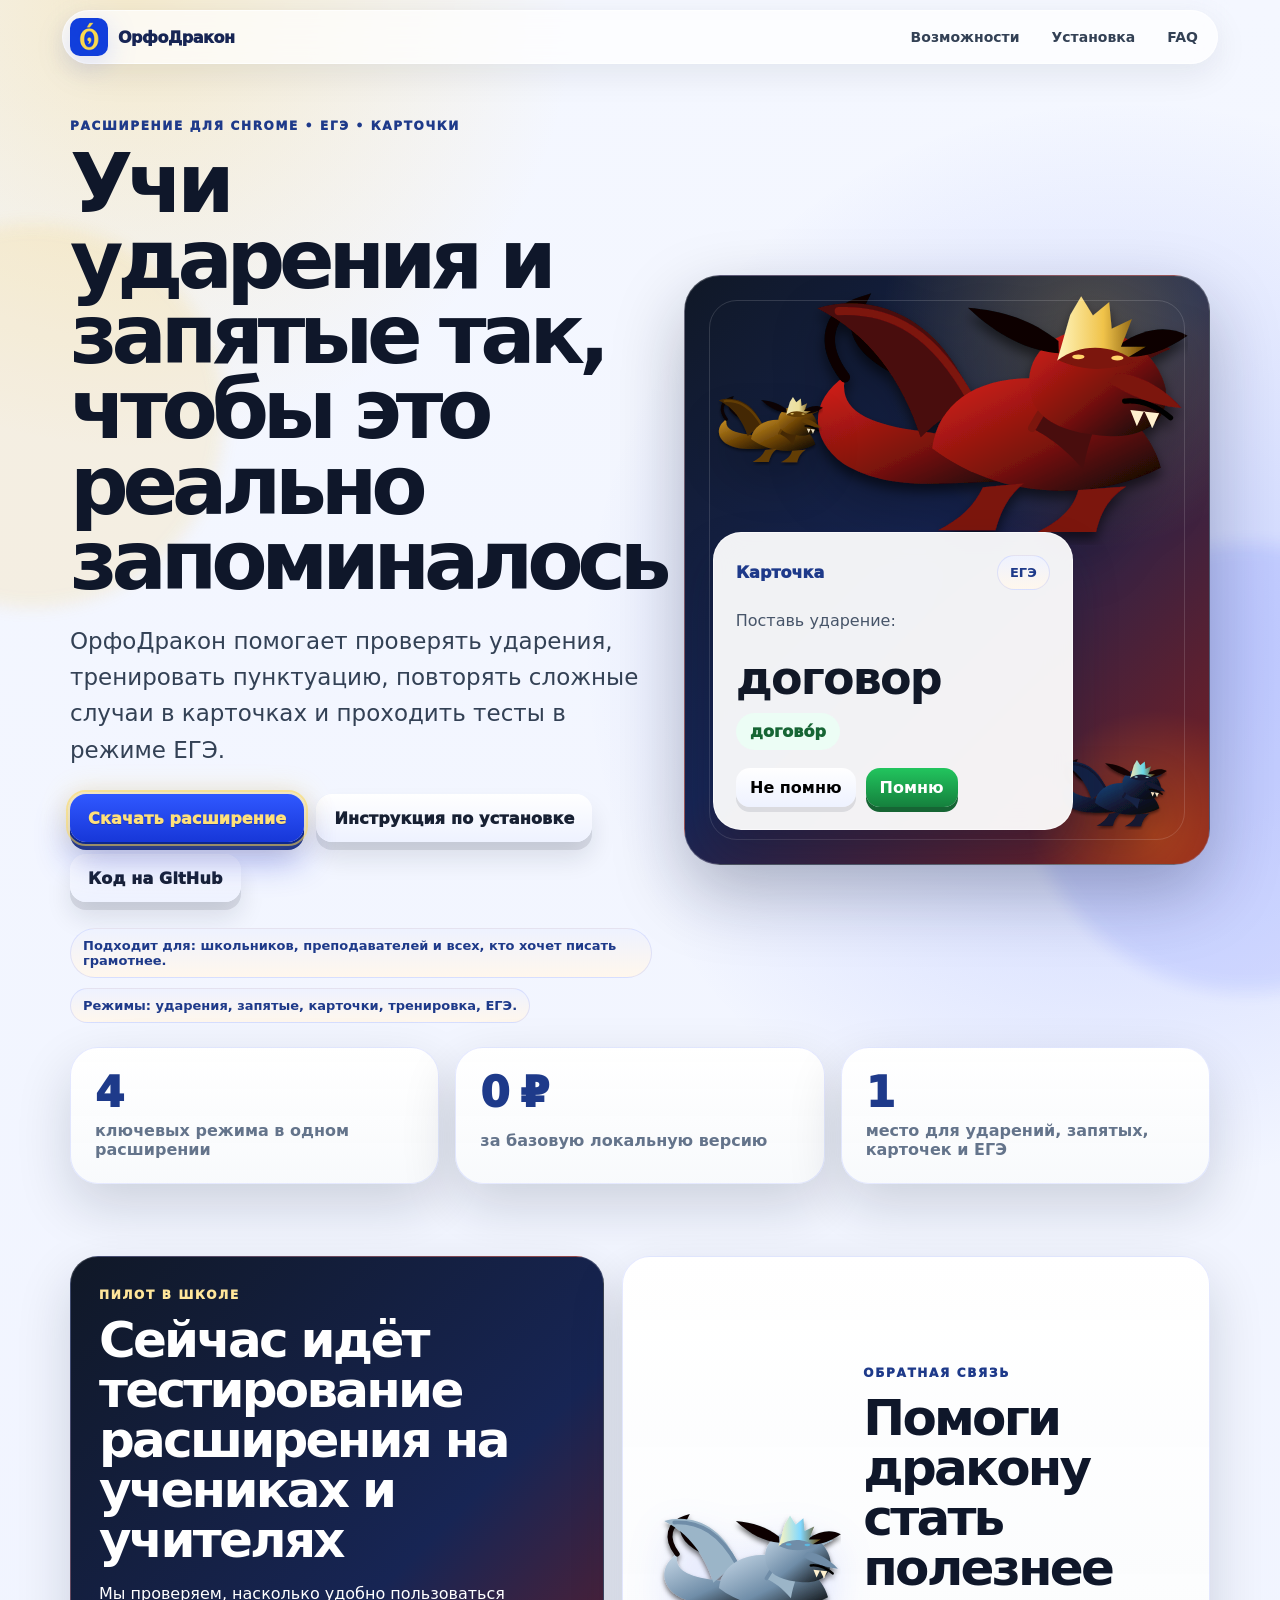
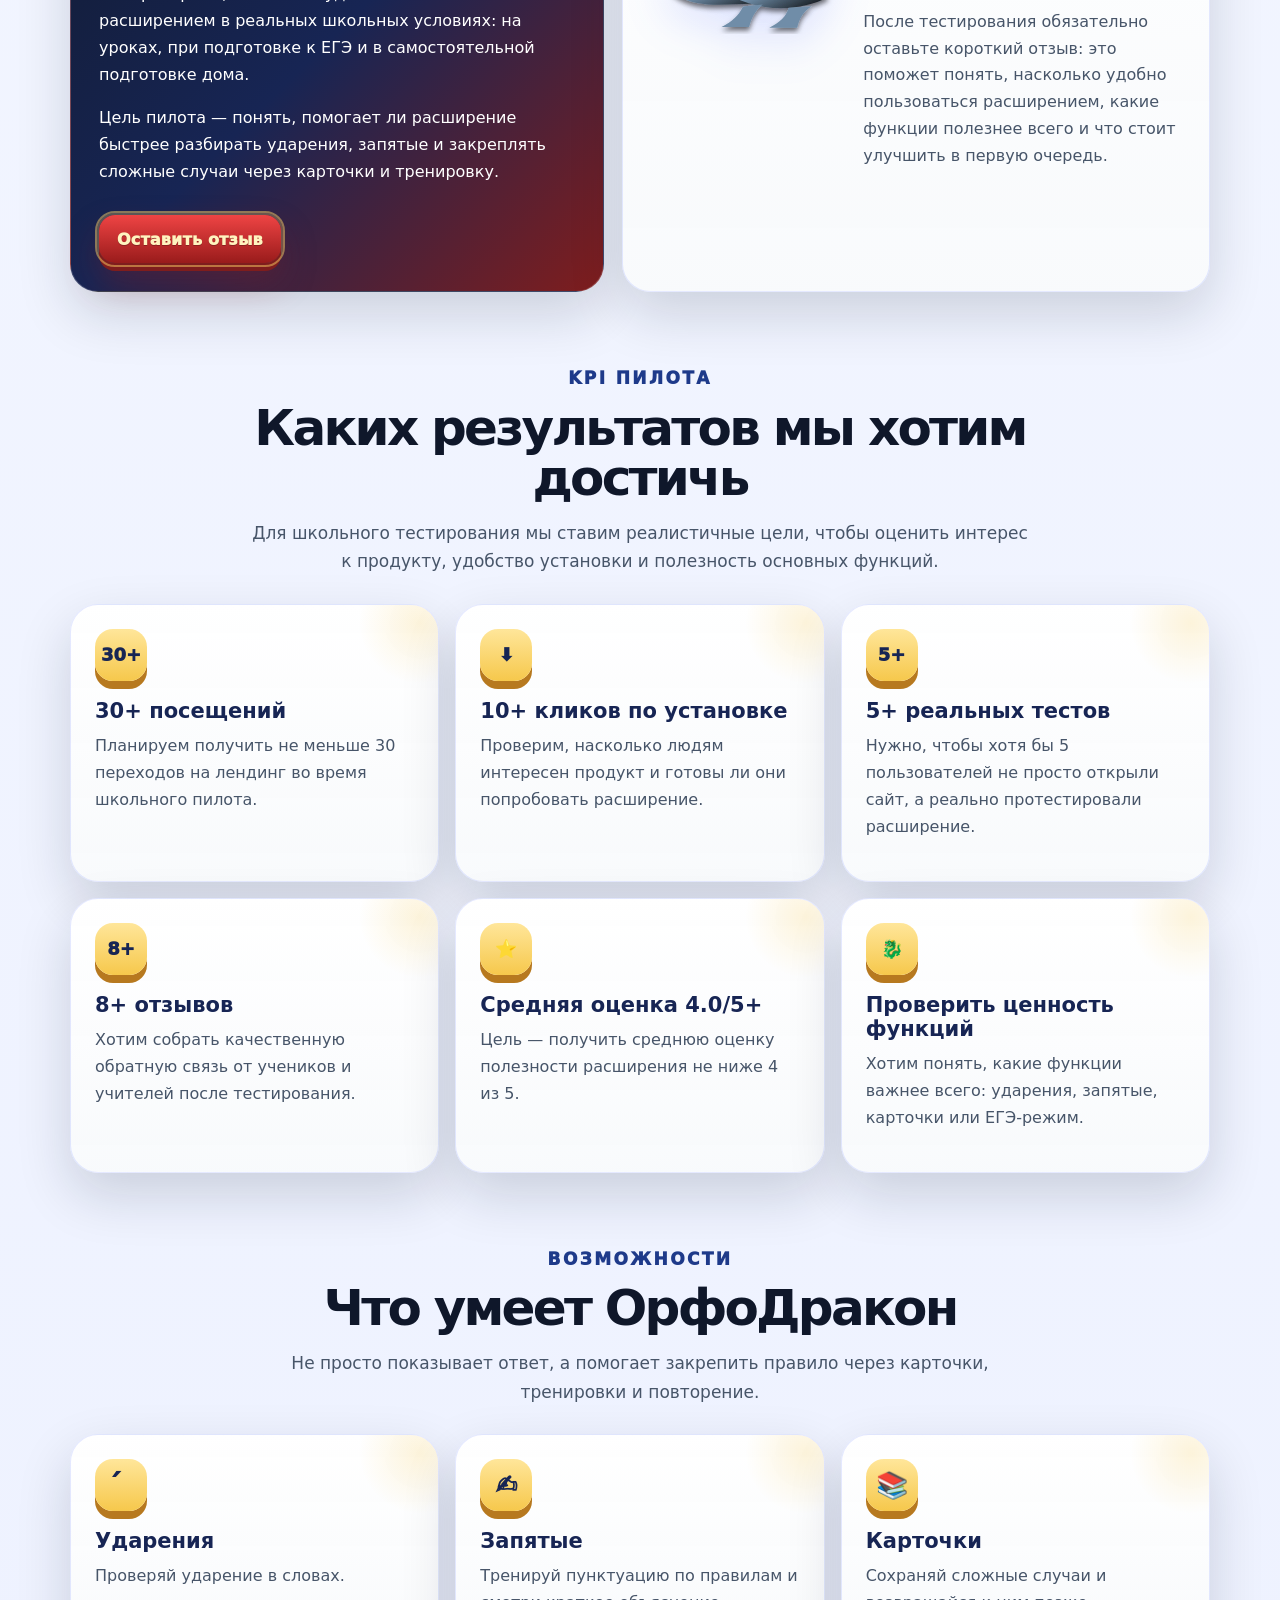
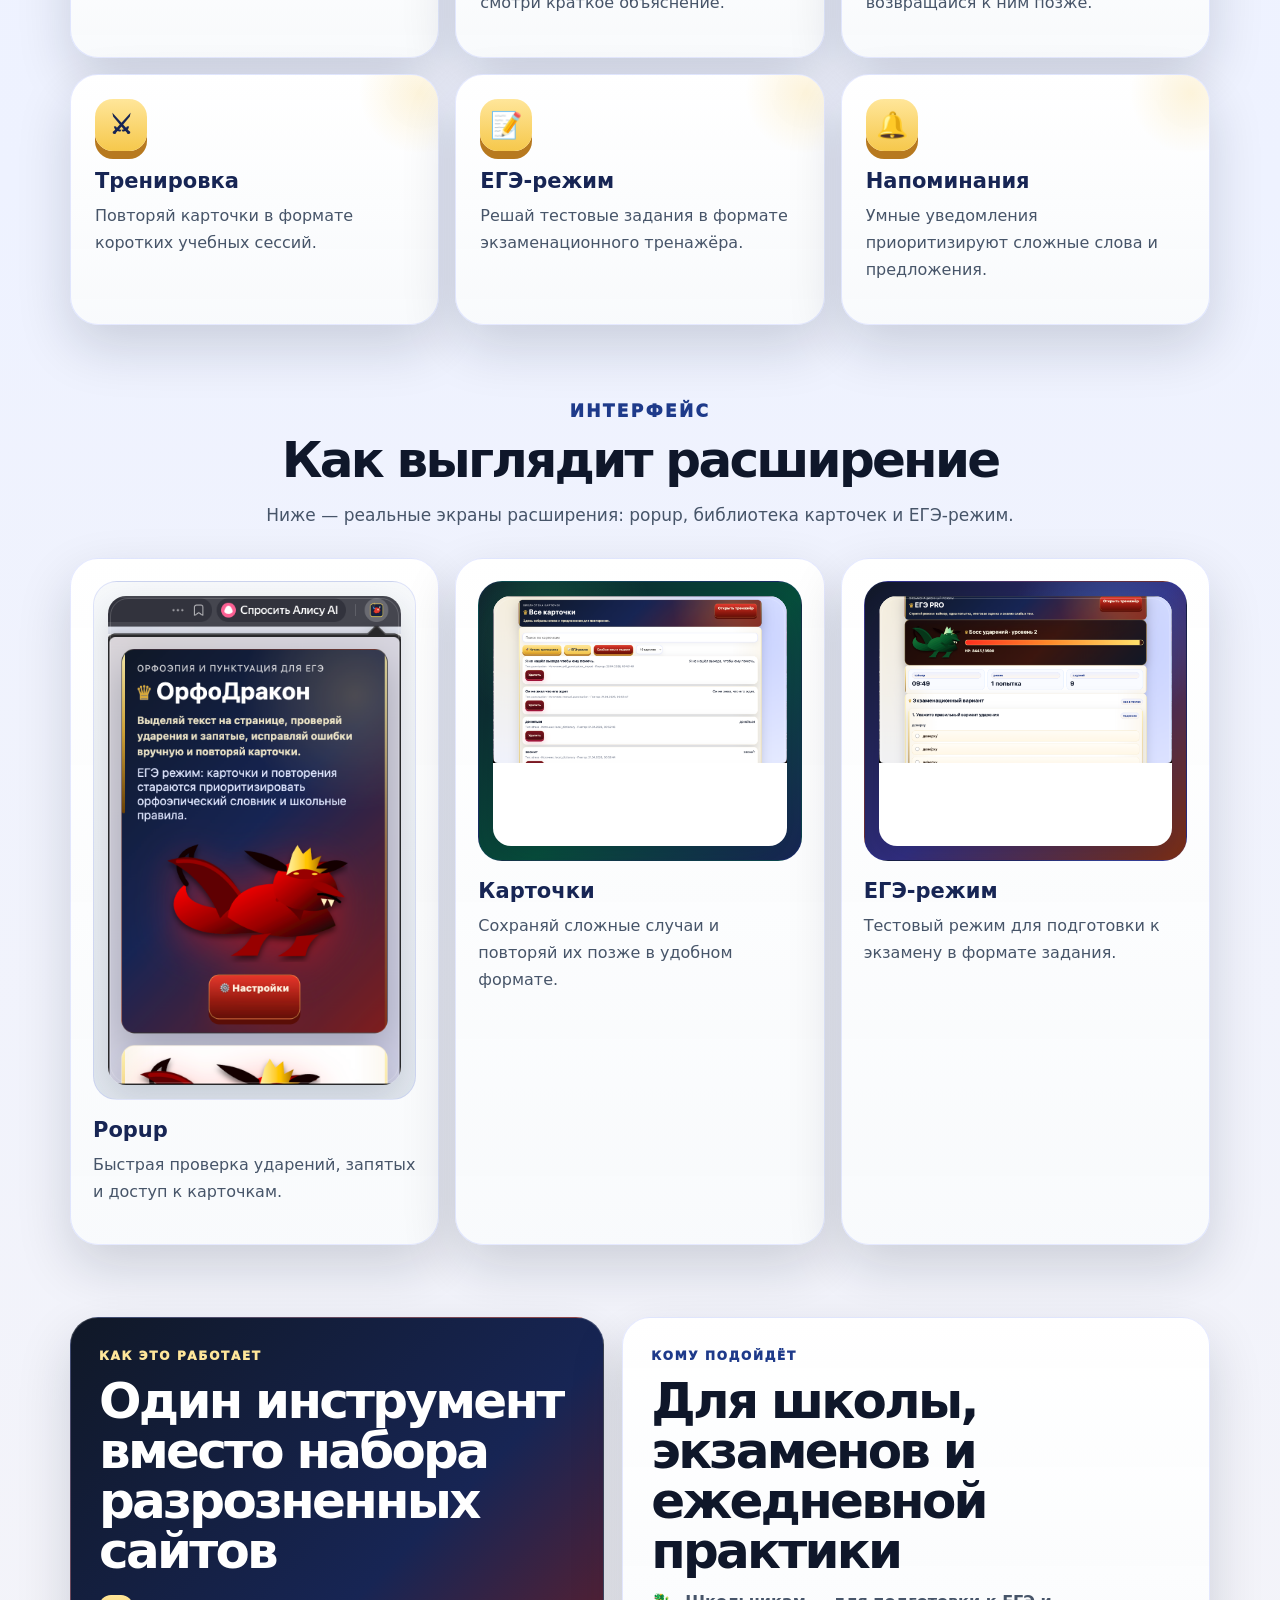
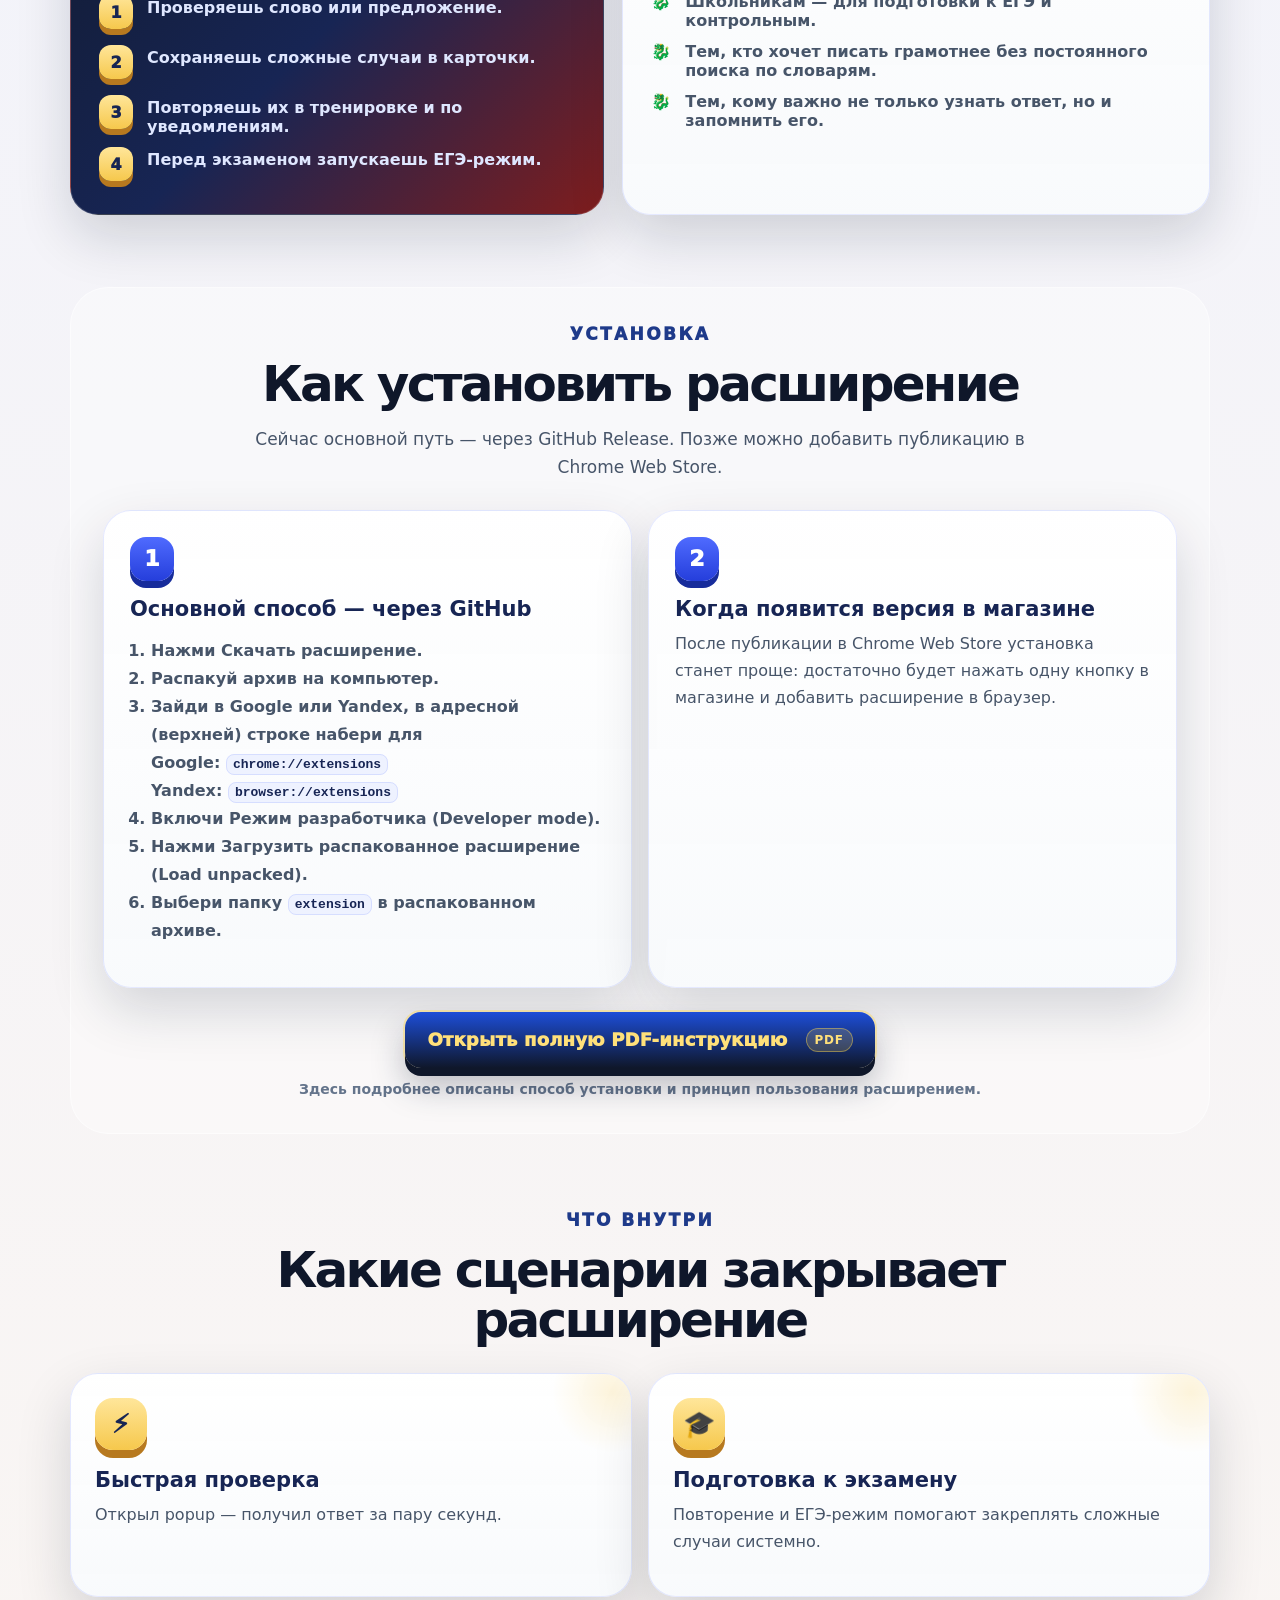
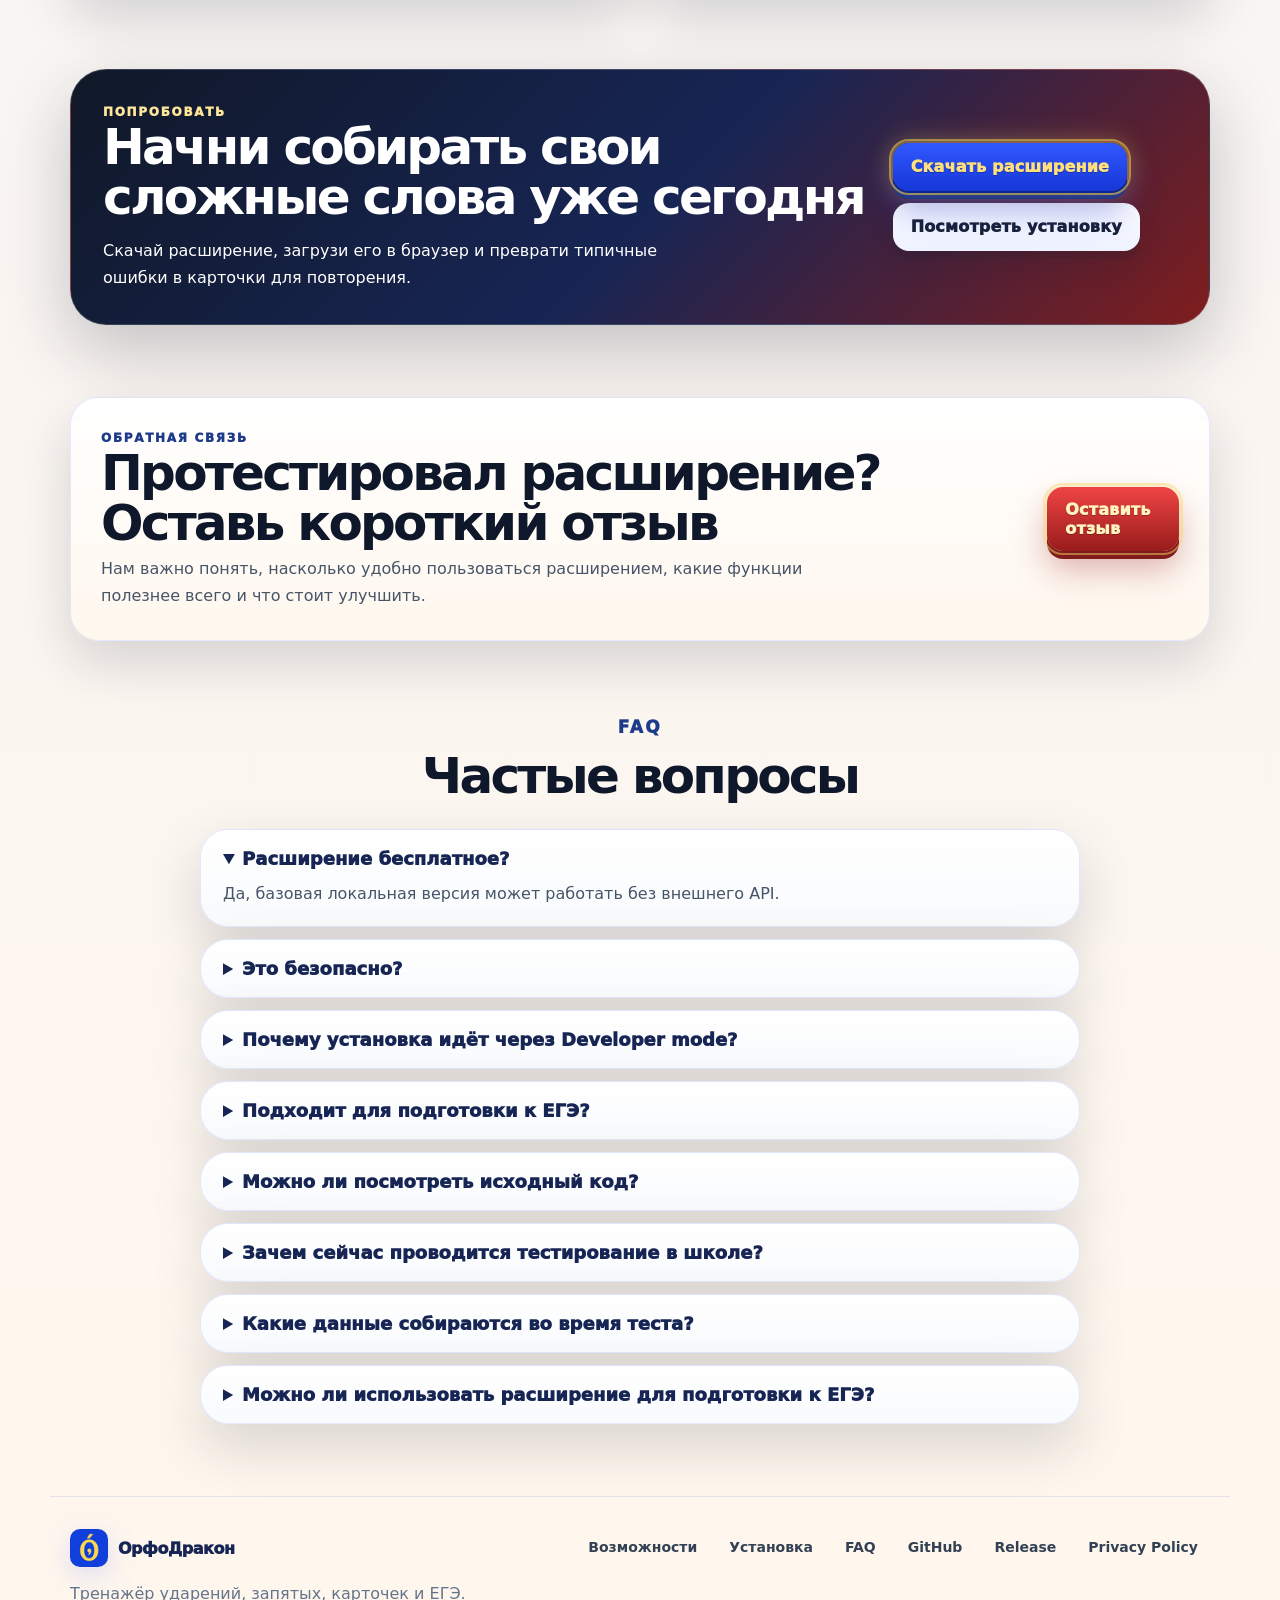
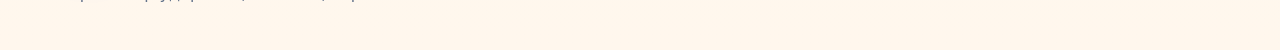
<file: index.html>
<!doctype html>
<html lang="ru">
<head>
  <meta charset="utf-8" />
  <meta name="viewport" content="width=device-width, initial-scale=1" />
  <title>ОрфоДракон — ударения, запятые и ЕГЭ-тренажёр</title>
  <meta name="description" content="ОрфоДракон помогает проверять ударения, тренировать пунктуацию, повторять сложные случаи в карточках и проходить тесты в режиме ЕГЭ." />
  <meta property="og:type" content="website" />
  <meta property="og:locale" content="ru_RU" />
  <meta property="og:site_name" content="ОрфоДракон" />
  <meta property="og:title" content="ОрфоДракон — ударения, запятые и ЕГЭ-тренажёр" />
  <meta property="og:description" content="Расширение для Chrome и Yandex Browser: тренируй ударения, пунктуацию, карточки и ЕГЭ-режим с маскотом-драконом." />
  <meta property="og:url" content="https://emp1o.github.io/accent-coach-site/" />
  <meta property="og:image" content="https://emp1o.github.io/accent-coach-site/assets/og-image.png" />
  <meta property="og:image:secure_url" content="https://emp1o.github.io/accent-coach-site/assets/og-image.png" />
  <meta property="og:image:type" content="image/png" />
  <meta property="og:image:width" content="1200" />
  <meta property="og:image:height" content="630" />
  <meta property="og:image:alt" content="ОрфоДракон — расширение для подготовки к ЕГЭ по русскому языку" />
  <meta name="twitter:card" content="summary_large_image" />
  <meta name="twitter:title" content="ОрфоДракон — ударения, запятые и ЕГЭ-тренажёр" />
  <meta name="twitter:description" content="Расширение для Chrome и Yandex Browser: тренируй ударения, пунктуацию, карточки и ЕГЭ-режим с маскотом-драконом." />
  <meta name="twitter:image" content="https://emp1o.github.io/accent-coach-site/assets/og-image.png" />
  <meta name="twitter:image:alt" content="ОрфоДракон — расширение для подготовки к ЕГЭ по русскому языку" />
  <link rel="image_src" href="https://emp1o.github.io/accent-coach-site/assets/og-image.png" />
  <meta name="theme-color" content="#172554" />
  <link rel="icon" type="image/png" sizes="16x16" href="icons/icon16.png" />
  <link rel="icon" type="image/png" sizes="32x32" href="icons/icon32.png" />
  <link rel="apple-touch-icon" href="icons/icon128.png" />
  <link rel="icon" type="image/png" sizes="128x128" href="icons/icon128.png" />
  <link rel="stylesheet" href="styles.css" />
</head>
<body>
  <div class="site-glow site-glow--gold" aria-hidden="true"></div>
  <div class="site-glow site-glow--blue" aria-hidden="true"></div>

  <header class="topbar">
    <a class="brand" href="#top" aria-label="ОрфоДракон">
      <img src="icons/icon48.png" alt="" />
      <span>ОрфоДракон</span>
    </a>
    <nav class="nav" aria-label="Главное меню">
      <a href="#features">Возможности</a>
      <a href="#install">Установка</a>
      <a href="#faq">FAQ</a>
    </nav>
  </header>

  <main id="top">
    <section class="hero section-grid">
      <div class="hero-copy">
        <p class="eyebrow">Расширение для Chrome • ЕГЭ • Карточки</p>
        <h1>Учи ударения и запятые так, чтобы это реально запоминалось</h1>
        <p class="lead">ОрфоДракон помогает проверять ударения, тренировать пунктуацию, повторять сложные случаи в карточках и проходить тесты в режиме ЕГЭ.</p>
        <div class="hero-actions">
          <a class="btn btn-primary btn-download-highlight" href="https://github.com/Emp1o/accent-coach-extension/releases/download/v3.0/accent-coach-extension-master.zip">Скачать расширение</a>
          <a class="btn btn-ghost" href="#install">Инструкция по установке</a>
          <a class="btn btn-ghost" href="https://github.com/Emp1o/accent-coach-extension">Код на GitHub</a>
        </div>
        <div class="hero-pills" aria-label="Кратко о расширении">
          <span>Подходит для: школьников, преподавателей и всех, кто хочет писать грамотнее.</span>
          <span>Режимы: ударения, запятые, карточки, тренировка, ЕГЭ.</span>
        </div>
      </div>

      <div class="hero-stage" aria-label="Пример карточки тренировки">
        <div class="mascot-orbit" aria-hidden="true">
          <img class="mascot mascot-main" src="assets/dragon-king.svg" alt="" />
          <img class="mascot mascot-small mascot-small--one" src="assets/dragon-gold.svg" alt="" />
          <img class="mascot mascot-small mascot-small--two" src="assets/dragon-ege.svg" alt="" />
        </div>
        <article class="demo-card">
          <div class="demo-card__top">
            <span>Карточка</span>
            <span class="badge">ЕГЭ</span>
          </div>
          <p>Поставь ударение:</p>
          <strong>договор</strong>
          <div class="answer">догово́р</div>
          <div class="demo-actions">
            <button type="button">Не помню</button>
            <button type="button">Помню</button>
          </div>
        </article>
      </div>
    </section>

    <section class="stats" aria-label="Факты о расширении">
      <article>
        <strong>4</strong>
        <span>ключевых режима в одном расширении</span>
      </article>
      <article>
        <strong>0 ₽</strong>
        <span>за базовую локальную версию</span>
      </article>
      <article>
        <strong>1</strong>
        <span>место для ударений, запятых, карточек и ЕГЭ</span>
      </article>
    </section>

    <section class="section split pilot-section">
      <div class="panel panel-dark">
        <p class="eyebrow">Пилот в школе</p>
        <h2>Сейчас идёт тестирование расширения на учениках и учителях</h2>
        <p>Мы проверяем, насколько удобно пользоваться расширением в реальных школьных условиях: на уроках, при подготовке к ЕГЭ и в самостоятельной подготовке дома.</p>
        <p>Цель пилота — понять, помогает ли расширение быстрее разбирать ударения, запятые и закреплять сложные случаи через карточки и тренировку.</p>
        <a class="btn btn-primary btn-feedback-highlight" href="https://forms.gle/rbCUKHwBAbGJnM8K7">Оставить отзыв</a>
      </div>
      <div class="panel panel-light mascot-panel">
        <img src="assets/dragon-ice.svg" alt="Маскот ОрфоДракона" />
        <div>
          <p class="eyebrow">Обратная связь</p>
          <h2>Помоги дракону стать полезнее</h2>
          <p>После тестирования обязательно оставьте короткий отзыв: это поможет понять, насколько удобно пользоваться расширением, какие функции полезнее всего и что стоит улучшить в первую очередь.</p>
        </div>
      </div>
    </section>

    <section class="section kpi-section">
      <div class="section-heading">
        <p class="eyebrow">KPI пилота</p>
        <h2>Каких результатов мы хотим достичь</h2>
        <p>Для школьного тестирования мы ставим реалистичные цели, чтобы оценить интерес к продукту, удобство установки и полезность основных функций.</p>
      </div>
      <div class="feature-grid kpi-grid">
        <article class="feature-card">
          <span class="feature-icon">30+</span>
          <h3>30+ посещений</h3>
          <p>Планируем получить не меньше 30 переходов на лендинг во время школьного пилота.</p>
        </article>
        <article class="feature-card">
          <span class="feature-icon">⬇️</span>
          <h3>10+ кликов по установке</h3>
          <p>Проверим, насколько людям интересен продукт и готовы ли они попробовать расширение.</p>
        </article>
        <article class="feature-card">
          <span class="feature-icon">5+</span>
          <h3>5+ реальных тестов</h3>
          <p>Нужно, чтобы хотя бы 5 пользователей не просто открыли сайт, а реально протестировали расширение.</p>
        </article>
        <article class="feature-card">
          <span class="feature-icon">8+</span>
          <h3>8+ отзывов</h3>
          <p>Хотим собрать качественную обратную связь от учеников и учителей после тестирования.</p>
        </article>
        <article class="feature-card">
          <span class="feature-icon">⭐</span>
          <h3>Средняя оценка 4.0/5+</h3>
          <p>Цель — получить среднюю оценку полезности расширения не ниже 4 из 5.</p>
        </article>
        <article class="feature-card">
          <span class="feature-icon">🐉</span>
          <h3>Проверить ценность функций</h3>
          <p>Хотим понять, какие функции важнее всего: ударения, запятые, карточки или ЕГЭ-режим.</p>
        </article>
      </div>
    </section>

    <section id="features" class="section">
      <div class="section-heading">
        <p class="eyebrow">Возможности</p>
        <h2>Что умеет ОрфоДракон</h2>
        <p>Не просто показывает ответ, а помогает закрепить правило через карточки, тренировки и повторение.</p>
      </div>
      <div class="feature-grid">
        <article class="feature-card">
          <span class="feature-icon">́</span>
          <h3>Ударения</h3>
          <p>Проверяй ударение в словах.</p>
        </article>
        <article class="feature-card">
          <span class="feature-icon">✍️</span>
          <h3>Запятые</h3>
          <p>Тренируй пунктуацию по правилам и смотри краткое объяснение.</p>
        </article>
        <article class="feature-card">
          <span class="feature-icon">📚</span>
          <h3>Карточки</h3>
          <p>Сохраняй сложные случаи и возвращайся к ним позже.</p>
        </article>
        <article class="feature-card">
          <span class="feature-icon">⚔️</span>
          <h3>Тренировка</h3>
          <p>Повторяй карточки в формате коротких учебных сессий.</p>
        </article>
        <article class="feature-card">
          <span class="feature-icon">📝</span>
          <h3>ЕГЭ-режим</h3>
          <p>Решай тестовые задания в формате экзаменационного тренажёра.</p>
        </article>
        <article class="feature-card">
          <span class="feature-icon">🔔</span>
          <h3>Напоминания</h3>
          <p>Умные уведомления приоритизируют сложные слова и предложения.</p>
        </article>
      </div>
    </section>

    <section class="section interface-section">
      <div class="section-heading">
        <p class="eyebrow">Интерфейс</p>
        <h2>Как выглядит расширение</h2>
        <p>Ниже — реальные экраны расширения: popup, библиотека карточек и ЕГЭ-режим.</p>
      </div>
      <div class="interface-grid">
        <article class="screen-card">
          <div class="screen-preview screen-preview--popup screen-preview--realshot">
            <img src="assets/screenshots/popup.png" alt="Popup расширения ОрфоДракон" />
          </div>
          <h3>Popup</h3>
          <p>Быстрая проверка ударений, запятых и доступ к карточкам.</p>
        </article>
        <article class="screen-card">
          <div class="screen-preview screen-preview--cards screen-preview--realshot">
            <img src="assets/screenshots/cards.png" alt="Библиотека карточек ОрфоДракон" />
          </div>
          <h3>Карточки</h3>
          <p>Сохраняй сложные случаи и повторяй их позже в удобном формате.</p>
        </article>
        <article class="screen-card">
          <div class="screen-preview screen-preview--ege screen-preview--realshot">
            <img src="assets/screenshots/ege.png" alt="ЕГЭ-режим ОрфоДракон" />
          </div>
          <h3>ЕГЭ-режим</h3>
          <p>Тестовый режим для подготовки к экзамену в формате задания.</p>
        </article>
      </div>
    </section>

    <section class="section split">
      <div class="panel panel-dark">
        <p class="eyebrow">Как это работает</p>
        <h2>Один инструмент вместо набора разрозненных сайтов</h2>
        <ol class="steps">
          <li>Проверяешь слово или предложение.</li>
          <li>Сохраняешь сложные случаи в карточки.</li>
          <li>Повторяешь их в тренировке и по уведомлениям.</li>
          <li>Перед экзаменом запускаешь ЕГЭ-режим.</li>
        </ol>
      </div>
      <div class="panel panel-light">
        <p class="eyebrow">Кому подойдёт</p>
        <h2>Для школы, экзаменов и ежедневной практики</h2>
        <ul class="check-list">
          <li>Школьникам — для подготовки к ЕГЭ и контрольным.</li>
          <li>Тем, кто хочет писать грамотнее без постоянного поиска по словарям.</li>
          <li>Тем, кому важно не только узнать ответ, но и запомнить его.</li>
        </ul>
      </div>
    </section>

    <section id="install" class="section install-section">
      <div class="section-heading">
        <p class="eyebrow">Установка</p>
        <h2>Как установить расширение</h2>
        <p>Сейчас основной путь — через GitHub Release. Позже можно добавить публикацию в Chrome Web Store.</p>
      </div>
      <div class="install-grid">
        <article class="install-card">
          <span class="install-number">1</span>
          <h3>Основной способ — через GitHub</h3>
          <ol>
            <li>Нажми Скачать расширение.</li>
            <li>Распакуй архив на компьютер.</li>
            <li>Зайди в Google или Yandex, в адресной (верхней) строке набери для
              <br>Google: <code>chrome://extensions</code>
              <br>Yandex: <code>browser://extensions</code></li>
            <li>Включи Режим разработчика (Developer mode).</li>
            <li>Нажми Загрузить распакованное расширение (Load unpacked).</li>
            <li>Выбери папку <code>extension</code> в распакованном архиве.</li>
          </ol>
        </article>
        <article class="install-card">
          <span class="install-number">2</span>
          <h3>Когда появится версия в магазине</h3>
          <p>После публикации в Chrome Web Store установка станет проще: достаточно будет нажать одну кнопку в магазине и добавить расширение в браузер.</p>
        </article>
      </div>
      <div class="install-manual-cta">
        <a class="btn btn-primary btn-manual-highlight" href="OrfoDrakon_full_user_manual.pdf" target="_blank" rel="noopener">Открыть полную PDF-инструкцию</a>
        <p class="install-manual-note">Здесь подробнее описаны способ установки и принцип пользования расширением.</p>
      </div>
    </section>

    <section class="section scenarios-section">
      <div class="section-heading">
        <p class="eyebrow">Что внутри</p>
        <h2>Какие сценарии закрывает расширение</h2>
      </div>
      <div class="feature-grid">
        <article class="feature-card">
          <span class="feature-icon">⚡</span>
          <h3>Быстрая проверка</h3>
          <p>Открыл popup — получил ответ за пару секунд.</p>
        </article>
        <article class="feature-card">
          <span class="feature-icon">🎓</span>
          <h3>Подготовка к экзамену</h3>
          <p>Повторение и ЕГЭ-режим помогают закреплять сложные случаи системно.</p>
        </article>
      </div>
    </section>

    <section class="cta section">
      <div>
        <p class="eyebrow">Попробовать</p>
        <h2>Начни собирать свои сложные слова уже сегодня</h2>
        <p>Скачай расширение, загрузи его в браузер и преврати типичные ошибки в карточки для повторения.</p>
      </div>
      <div class="cta-actions">
        <a class="btn btn-primary btn-download-highlight" href="https://github.com/Emp1o/accent-coach-extension/releases/download/v3.0/accent-coach-extension-master.zip">Скачать расширение</a>
        <a class="btn btn-ghost" href="#install">Посмотреть установку</a>
      </div>
    </section>

    <section class="section feedback-section">
      <div class="panel feedback-panel">
        <div>
          <p class="eyebrow">Обратная связь</p>
          <h2>Протестировал расширение? Оставь короткий отзыв</h2>
          <p>Нам важно понять, насколько удобно пользоваться расширением, какие функции полезнее всего и что стоит улучшить.</p>
        </div>
        <a class="btn btn-primary btn-feedback-highlight" href="https://forms.gle/rbCUKHwBAbGJnM8K7">Оставить отзыв</a>
      </div>
    </section>

    <section id="faq" class="section faq">
      <div class="section-heading">
        <p class="eyebrow">FAQ</p>
        <h2>Частые вопросы</h2>
      </div>
      <details open>
        <summary>Расширение бесплатное?</summary>
        <p>Да, базовая локальная версия может работать без внешнего API.</p>
      </details>
      <details>
        <summary>Это безопасно?</summary>
        <p>Да. Код проекта открыт на GitHub, а карточки и настройки в локальной версии хранятся в браузере пользователя.</p>
      </details>
      <details>
        <summary>Почему установка идёт через Developer mode?</summary>
        <p>Потому что текущая публичная версия распространяется через GitHub Release. После публикации в Chrome Web Store путь установки станет проще.</p>
      </details>
      <details>
        <summary>Подходит для подготовки к ЕГЭ?</summary>
        <p>Да. Особенно полезны карточки, тренировки, уведомления и отдельный ЕГЭ-режим.</p>
      </details>
      <details>
        <summary>Можно ли посмотреть исходный код?</summary>
        <p>Да, для этого на сайте есть отдельная кнопка GitHub.</p>
      </details>
      <details>
        <summary>Зачем сейчас проводится тестирование в школе?</summary>
        <p>Мы хотим проверить, насколько удобно расширение для учеников и учителей и какие функции наиболее полезны в реальной практике.</p>
      </details>
      <details>
        <summary>Какие данные собираются во время теста?</summary>
        <p>На лендинге собирается только обезличенная статистика посещений и кликов по кнопкам через Яндекс Метрику.</p>
      </details>
      <details>
        <summary>Можно ли использовать расширение для подготовки к ЕГЭ?</summary>
        <p>Да. В расширении есть карточки, режим тренировки и отдельный ЕГЭ-режим в формате теста.</p>
      </details>
    </section>
  </main>

  <footer class="footer">
    <div>
      <a class="brand" href="#top">
        <img src="icons/icon48.png" alt="" />
        <span>ОрфоДракон</span>
      </a>
      <p>Тренажёр ударений, запятых, карточек и ЕГЭ.</p>
    </div>
    <nav class="footer-links" aria-label="Нижнее меню">
      <a href="#features">Возможности</a>
      <a href="#install">Установка</a>
      <a href="#faq">FAQ</a>
      <a href="https://github.com/Emp1o/accent-coach-extension">GitHub</a>
      <a href="https://github.com/Emp1o/accent-coach-extension/releases/latest">Release</a>
      <a href="privacy.html">Privacy Policy</a>
    </nav>
  </footer>
  <script src="script.js"></script>

<!-- Yandex.Metrika counter -->
<script type="text/javascript">
    (function(m,e,t,r,i,k,a){
        m[i]=m[i]||function(){(m[i].a=m[i].a||[]).push(arguments)};
        m[i].l=1*new Date();
        for (var j = 0; j < document.scripts.length; j++) {if (document.scripts[j].src === r) { return; }}
        k=e.createElement(t),a=e.getElementsByTagName(t)[0],k.async=1,k.src=r,a.parentNode.insertBefore(k,a)
    })(window, document,'script','https://mc.yandex.ru/metrika/tag.js?id=108492491', 'ym');

    ym(108492491, 'init', {ssr:true, webvisor:true, clickmap:true, ecommerce:"dataLayer", referrer: document.referrer, url: location.href, accurateTrackBounce:true, trackLinks:true});
</script>
<noscript><div><img src="https://mc.yandex.ru/watch/108492491" style="position:absolute; left:-9999px;" alt="" /></div></noscript>
<!-- /Yandex.Metrika counter -->

</body>
</html>
</file>
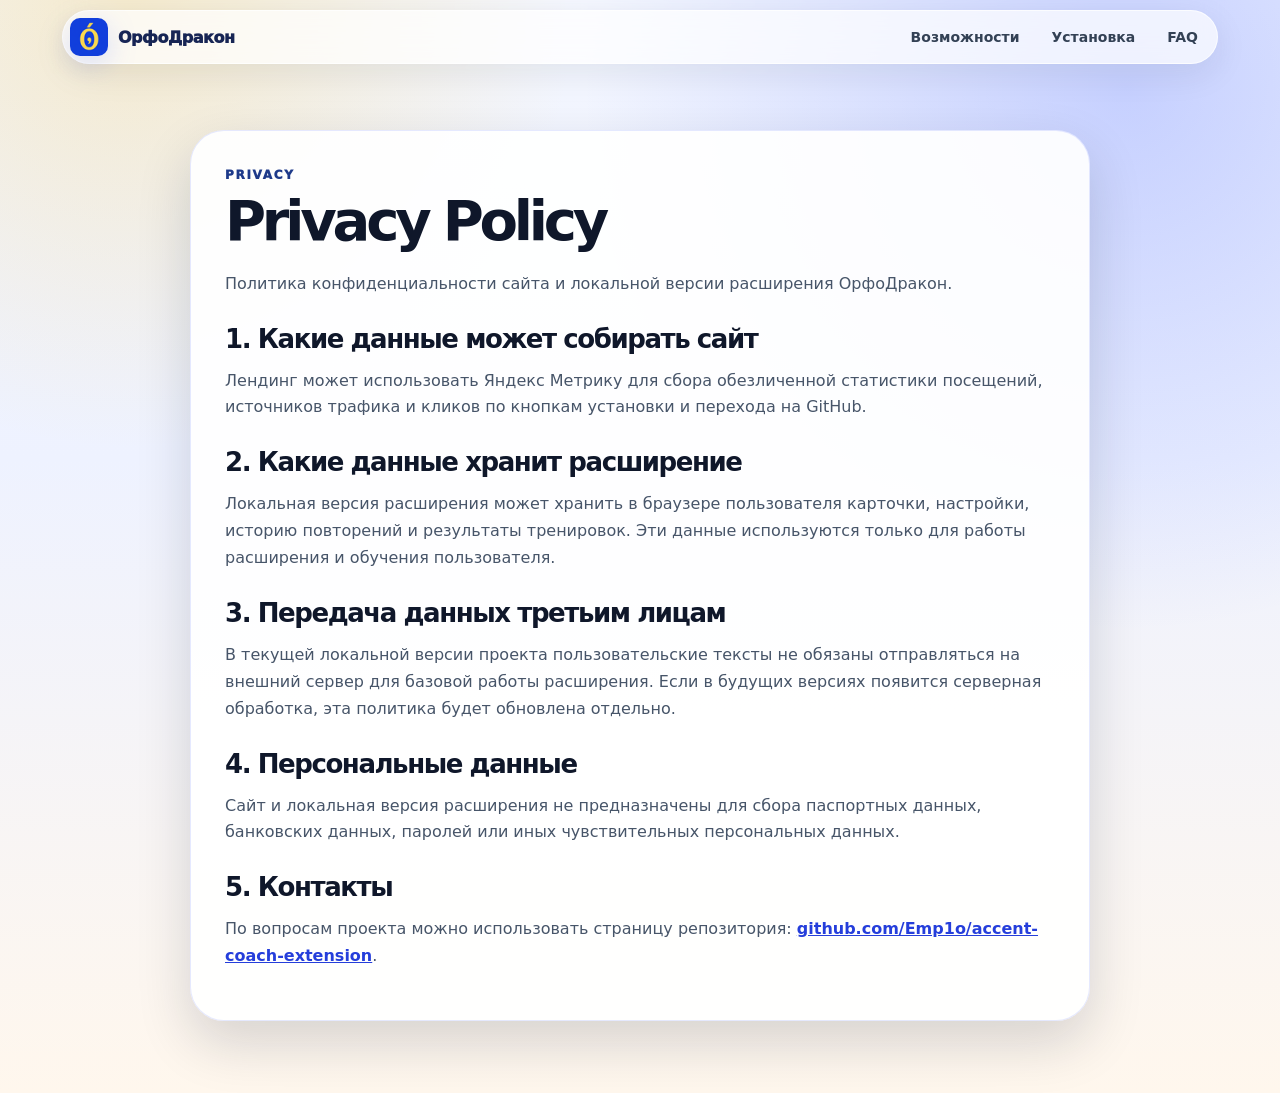
<file: privacy.html>
<!doctype html>
<html lang="ru">
<head>
  <meta charset="utf-8" />
  <meta name="viewport" content="width=device-width, initial-scale=1" />
  <title>Privacy Policy — ОрфоДракон</title>
  <meta name="theme-color" content="#172554" />
  <link rel="icon" type="image/png" sizes="32x32" href="icons/icon32.png" />

  <meta property="og:type" content="website" />
  <meta property="og:locale" content="ru_RU" />
  <meta property="og:site_name" content="ОрфоДракон" />
  <meta property="og:title" content="Privacy Policy — ОрфоДракон" />
  <meta property="og:description" content="Политика конфиденциальности расширения ОрфоДракон для подготовки к ЕГЭ, ударений и пунктуации." />
  <meta property="og:url" content="https://emp1o.github.io/accent-coach-site/privacy.html" />
  <meta property="og:image" content="https://emp1o.github.io/accent-coach-site/assets/og-image.png" />
  <meta property="og:image:secure_url" content="https://emp1o.github.io/accent-coach-site/assets/og-image.png" />
  <meta property="og:image:type" content="image/png" />
  <meta property="og:image:width" content="1200" />
  <meta property="og:image:height" content="630" />
  <meta property="og:image:alt" content="ОрфоДракон — расширение для подготовки к ЕГЭ по русскому языку" />
  <meta name="twitter:card" content="summary_large_image" />
  <meta name="twitter:title" content="Privacy Policy — ОрфоДракон" />
  <meta name="twitter:description" content="Политика конфиденциальности расширения ОрфоДракон для подготовки к ЕГЭ, ударений и пунктуации." />
  <meta name="twitter:image" content="https://emp1o.github.io/accent-coach-site/assets/og-image.png" />
  <meta name="twitter:image:alt" content="ОрфоДракон — расширение для подготовки к ЕГЭ по русскому языку" />
  <link rel="image_src" href="https://emp1o.github.io/accent-coach-site/assets/og-image.png" />
  <link rel="stylesheet" href="styles.css" />
</head>
<body class="privacy-page">
  <header class="topbar">
    <a class="brand" href="index.html">
      <img src="icons/icon48.png" alt="" />
      <span>ОрфоДракон</span>
    </a>
    <nav class="nav" aria-label="Главное меню">
      <a href="index.html#features">Возможности</a>
      <a href="index.html#install">Установка</a>
      <a href="index.html#faq">FAQ</a>
    </nav>
  </header>
  <main class="policy-card">
    <p class="eyebrow">Privacy</p>
    <h1>Privacy Policy</h1>
    <p>Политика конфиденциальности сайта и локальной версии расширения ОрфоДракон.</p>

    <h2>1. Какие данные может собирать сайт</h2>
    <p>Лендинг может использовать Яндекс Метрику для сбора обезличенной статистики посещений, источников трафика и кликов по кнопкам установки и перехода на GitHub.</p>

    <h2>2. Какие данные хранит расширение</h2>
    <p>Локальная версия расширения может хранить в браузере пользователя карточки, настройки, историю повторений и результаты тренировок. Эти данные используются только для работы расширения и обучения пользователя.</p>

    <h2>3. Передача данных третьим лицам</h2>
    <p>В текущей локальной версии проекта пользовательские тексты не обязаны отправляться на внешний сервер для базовой работы расширения. Если в будущих версиях появится серверная обработка, эта политика будет обновлена отдельно.</p>

    <h2>4. Персональные данные</h2>
    <p>Сайт и локальная версия расширения не предназначены для сбора паспортных данных, банковских данных, паролей или иных чувствительных персональных данных.</p>

    <h2>5. Контакты</h2>
    <p>По вопросам проекта можно использовать страницу репозитория: <a href="https://github.com/Emp1o/accent-coach-extension">github.com/Emp1o/accent-coach-extension</a>.</p>
  </main>
</body>
</html>
</file>
<file: styles.css>
:root{
  --bg:#f4f7ff;
  --bg-2:#eef2ff;
  --ink:#101827;
  --muted:#64748b;
  --card:#ffffff;
  --line:rgba(55,87,255,.13);
  --gold:#f6c84c;
  --gold-2:#ffe69a;
  --blue:#3757ff;
  --blue-2:#172c9b;
  --navy:#101827;
  --lava:#f97316;
  --fire:#ef4444;
  --green:#22c55e;
  --shadow:0 22px 54px rgba(15,23,42,.16);
  --soft-shadow:0 14px 32px rgba(15,23,42,.10);
  --radius:28px;
}
*{box-sizing:border-box}
html{scroll-behavior:smooth}
body{
  margin:0;
  font-family:Inter, ui-sans-serif, system-ui, -apple-system, BlinkMacSystemFont, "Segoe UI", sans-serif;
  color:var(--ink);
  background:
    radial-gradient(circle at 10% 0%, rgba(246,200,76,.28), transparent 28rem),
    radial-gradient(circle at 88% 8%, rgba(55,87,255,.24), transparent 34rem),
    linear-gradient(180deg,#f4f7ff 0%,#eef2ff 42%,#fff7ed 100%);
  overflow-x:hidden;
}
a{color:inherit}
button,a{font:inherit}
.site-glow{position:fixed;z-index:-1;border-radius:999px;filter:blur(8px);opacity:.65;pointer-events:none}
.site-glow--gold{width:24rem;height:24rem;background:rgba(246,200,76,.25);left:-10rem;top:14rem}
.site-glow--blue{width:28rem;height:28rem;background:rgba(55,87,255,.18);right:-12rem;top:34rem}
.topbar{
  position:sticky;top:0;z-index:20;
  display:flex;align-items:center;justify-content:space-between;gap:1rem;
  max-width:1180px;margin:0 auto;padding:18px 20px;
  backdrop-filter:blur(18px);
}
.topbar::before{
  content:"";position:absolute;inset:10px 12px;z-index:-1;border-radius:999px;
  background:rgba(255,255,255,.70);border:1px solid rgba(255,255,255,.72);box-shadow:0 10px 34px rgba(15,23,42,.08);
}
.brand{display:inline-flex;align-items:center;gap:10px;text-decoration:none;font-weight:950;letter-spacing:-.03em;color:#172554}
.brand img{width:38px;height:38px;object-fit:contain;border-radius:10px;filter:drop-shadow(0 8px 14px rgba(55,87,255,.18))}
.nav,.footer-links{display:flex;align-items:center;gap:8px;flex-wrap:wrap}
.nav a,.footer-links a{
  text-decoration:none;color:#334155;font-weight:850;font-size:14px;
  padding:10px 12px;border-radius:999px;transition:.18s ease;
}
.nav a:hover,.footer-links a:hover{background:#fff;box-shadow:0 8px 20px rgba(15,23,42,.08);color:#172554}
main,.footer{max-width:1180px;margin:0 auto;padding:0 20px}
.section{margin:72px 0}
.section-grid{display:grid;grid-template-columns:minmax(0,1.05fr) minmax(320px,.95fr);gap:32px;align-items:center}
.hero{min-height:calc(100vh - 100px);padding:42px 0 24px}
.eyebrow{margin:0 0 10px;text-transform:uppercase;letter-spacing:.14em;font-size:12px;font-weight:950;color:#1e3a8a}
h1,h2,h3,p{margin-top:0}
h1{font-size:clamp(42px,7vw,82px);line-height:.92;letter-spacing:-.075em;margin-bottom:24px;color:#0f172a}
h2{font-size:clamp(30px,4vw,50px);line-height:1;letter-spacing:-.055em;margin-bottom:16px;color:#0f172a}
h3{font-size:21px;line-height:1.15;margin-bottom:10px;color:#172554}
.lead{font-size:clamp(18px,2vw,23px);line-height:1.58;color:#334155;max-width:680px}
p{line-height:1.68;color:#475569}
.hero-actions,.cta-actions{display:flex;gap:12px;flex-wrap:wrap;margin:26px 0}
.btn{
  min-height:48px;display:inline-flex;align-items:center;justify-content:center;gap:8px;
  border:0;border-radius:16px;padding:13px 18px;text-decoration:none;font-weight:950;letter-spacing:.01em;
  transition:transform .16s ease, box-shadow .16s ease, filter .16s ease;
}
.btn:hover{transform:translateY(-2px);filter:saturate(1.08)}
.btn:active{transform:translateY(2px)}
.btn-primary{color:#fff;background:linear-gradient(180deg,#4f6bff,#253edb);box-shadow:0 8px 0 #172c9b,0 16px 30px rgba(55,87,255,.28)}
.btn-ghost{color:#172033;background:linear-gradient(180deg,#ffffff,#eef2ff);box-shadow:0 8px 0 rgba(15,23,42,.10),0 16px 26px rgba(15,23,42,.11)}
.hero-pills{display:flex;gap:10px;flex-wrap:wrap;margin-top:18px}
.hero-pills span,.badge{
  display:inline-flex;align-items:center;border:1px solid rgba(55,87,255,.13);border-radius:999px;
  background:linear-gradient(180deg,#eef2ff,#fff7ed);color:#1e3a8a;font-weight:850;font-size:13px;padding:9px 12px;
}
.hero-stage{
  position:relative;min-height:590px;border-radius:36px;overflow:hidden;padding:24px;
  background:
    radial-gradient(circle at 78% 10%,rgba(246,200,76,.28),transparent 32%),
    linear-gradient(135deg,#101827 0%,#172554 48%,#7f1d1d 100%);
  box-shadow:0 28px 70px rgba(15,23,42,.28);border:1px solid rgba(255,255,255,.24);
}
.hero-stage::before{content:"";position:absolute;inset:auto -70px -95px auto;width:250px;height:250px;border-radius:999px;background:radial-gradient(circle,rgba(249,115,22,.42),transparent 70%)}
.hero-stage::after{content:"";position:absolute;inset:24px;border:1px solid rgba(255,255,255,.14);border-radius:28px;pointer-events:none}
.mascot-orbit{position:absolute;inset:0;pointer-events:none}
.mascot{position:absolute;object-fit:contain;filter:drop-shadow(0 22px 24px rgba(0,0,0,.25))}
.mascot-main{width:min(76%,420px);right:4%;top:3%;animation:dragonFloat 5.4s ease-in-out infinite}
.mascot-small{width:112px;opacity:.92}
.mascot-small--one{left:26px;top:120px;animation:dragonFloat 4.7s ease-in-out infinite reverse}
.mascot-small--two{right:42px;bottom:34px;animation:dragonFloat 6.2s ease-in-out infinite}
.demo-card{
  position:absolute;left:28px;bottom:34px;width:min(360px,calc(100% - 56px));z-index:3;
  border-radius:28px;background:rgba(255,255,255,.94);padding:22px;border:1px solid rgba(255,255,255,.65);
  box-shadow:0 24px 44px rgba(15,23,42,.28);backdrop-filter:blur(14px);
}
.demo-card__top{display:flex;align-items:center;justify-content:space-between;margin-bottom:18px;font-weight:950;color:#1e3a8a}
.demo-card strong{display:block;font-size:46px;letter-spacing:-.04em;margin:8px 0;color:#111827}
.answer{display:inline-flex;border-radius:999px;padding:9px 14px;background:#ecfdf5;color:#166534;font-weight:950;margin-bottom:18px}
.demo-actions{display:flex;gap:10px}
.demo-actions button{border:0;border-radius:14px;padding:10px 14px;font-weight:900;background:linear-gradient(180deg,#fff,#eef2ff);box-shadow:0 5px 0 rgba(15,23,42,.10)}
.demo-actions button:last-child{color:#fff;background:linear-gradient(180deg,#22c55e,#15803d);box-shadow:0 5px 0 #166534}
.stats{display:grid;grid-template-columns:repeat(3,1fr);gap:16px;margin:0 0 72px}
.stats article,.feature-card,.install-card,blockquote,details,.panel{
  background:linear-gradient(180deg,rgba(255,255,255,.98),rgba(248,250,252,.96));
  border:1px solid var(--line);border-radius:var(--radius);box-shadow:var(--shadow);
}
.stats article{padding:24px;display:grid;gap:7px}
.stats strong{font-size:42px;color:#1e3a8a;line-height:1;font-weight:950;letter-spacing:-.05em}
.stats span{color:#64748b;font-weight:750}
.section-heading{max-width:780px;margin:0 auto 28px;text-align:center}
.section-heading p{font-size:17px}
.feature-grid{display:grid;grid-template-columns:repeat(3,1fr);gap:16px}
.feature-card{position:relative;overflow:hidden;padding:24px;transition:.18s ease}
.feature-card:hover{transform:translateY(-4px);box-shadow:0 26px 60px rgba(15,23,42,.18)}
.feature-card::after{content:"";position:absolute;right:-42px;top:-42px;width:120px;height:120px;border-radius:999px;background:radial-gradient(circle,rgba(246,200,76,.20),transparent 72%)}
.feature-icon{display:inline-grid;place-items:center;width:52px;height:52px;margin-bottom:18px;border-radius:18px;background:linear-gradient(180deg,#ffe69a,#f6c84c);box-shadow:0 8px 0 #b7791f;color:#172554;font-size:26px;font-weight:950}
.split{display:grid;grid-template-columns:1fr 1.1fr;gap:18px;align-items:stretch}
.panel{padding:28px}
.panel-dark{background:linear-gradient(135deg,#101827 0%,#172554 55%,#7f1d1d 100%);color:#fff;border-color:rgba(255,255,255,.18)}
.panel-dark h2,.panel-dark p,.panel-dark li{color:#fff}.panel-dark .eyebrow{color:#ffe69a}
.steps{padding-left:0;list-style:none;counter-reset:step;display:grid;gap:14px;margin:22px 0 0}
.steps li{position:relative;padding-left:48px;min-height:36px;color:#dfe7ff;font-weight:750}
.steps li::before{counter-increment:step;content:counter(step);position:absolute;left:0;top:-3px;width:34px;height:34px;display:grid;place-items:center;border-radius:12px;background:linear-gradient(180deg,#ffe69a,#f6c84c);color:#172554;font-weight:950;box-shadow:0 6px 0 #b7791f}
.mascot-panel{display:grid;grid-template-columns:190px 1fr;gap:22px;align-items:center}
.mascot-panel img{width:100%;filter:drop-shadow(0 18px 20px rgba(55,87,255,.16));animation:dragonFloat 5s ease-in-out infinite}
.check-list{padding-left:0;list-style:none;display:grid;gap:12px;margin:0}
.check-list li{position:relative;padding-left:34px;color:#475569;font-weight:750}.check-list li::before{content:"🐉";position:absolute;left:0;top:0}
.install-section{padding:32px;border-radius:38px;background:rgba(255,255,255,.36);border:1px solid rgba(255,255,255,.50)}
.install-grid{display:grid;grid-template-columns:repeat(2,1fr);gap:16px}.install-card{padding:26px;position:relative;overflow:hidden}
.install-number{display:inline-grid;place-items:center;width:44px;height:44px;border-radius:16px;margin-bottom:16px;background:linear-gradient(180deg,#4f6bff,#253edb);color:#fff;font-size:22px;font-weight:950;box-shadow:0 7px 0 #172c9b}
.install-card ol{padding-left:21px;color:#475569;line-height:1.75;font-weight:700}.install-card code{background:#eef2ff;border:1px solid var(--line);border-radius:8px;padding:2px 6px;color:#172554}
.quote-grid{display:grid;grid-template-columns:repeat(3,1fr);gap:16px}blockquote{margin:0;padding:24px;font-size:18px;line-height:1.55;color:#334155;font-weight:750}blockquote cite{display:block;margin-top:16px;color:#64748b;font-style:normal;font-size:14px}
.cta{display:flex;align-items:center;justify-content:space-between;gap:22px;padding:32px;border-radius:36px;background:linear-gradient(135deg,#101827 0%,#172554 52%,#7f1d1d 100%);box-shadow:0 26px 70px rgba(15,23,42,.24);border:1px solid rgba(255,255,255,.16)}
.cta h2,.cta p{color:#fff}.cta .eyebrow{color:#ffe69a}.cta p{margin:0;max-width:620px}
.faq{max-width:880px;margin-left:auto;margin-right:auto}details{padding:18px 22px;margin:12px 0}summary{cursor:pointer;font-weight:950;color:#172554;font-size:18px}details p{margin:12px 0 0}.footer{display:flex;align-items:flex-start;justify-content:space-between;gap:24px;padding-top:32px;padding-bottom:42px;border-top:1px solid rgba(55,87,255,.12)}.footer p{margin:10px 0 0;color:#64748b}.privacy-page{min-height:100vh}.policy-card{max-width:900px;margin:56px auto 72px;padding:34px;border-radius:34px;background:rgba(255,255,255,.92);border:1px solid var(--line);box-shadow:var(--shadow)}.policy-card h1{font-size:56px}.policy-card h2{font-size:26px;margin-top:28px}.policy-card a{color:#253edb;font-weight:900}
@keyframes dragonFloat{0%,100%{transform:translateY(0) rotate(-1deg)}45%{transform:translateY(-12px) rotate(1.5deg)}70%{transform:translateY(-5px) rotate(-.5deg)}}
@media (max-width:900px){.section-grid,.split,.install-grid,.quote-grid{grid-template-columns:1fr}.hero{min-height:auto}.hero-stage{min-height:540px}.feature-grid{grid-template-columns:repeat(2,1fr)}.stats{grid-template-columns:1fr}.cta{display:block}.mascot-panel{grid-template-columns:140px 1fr}.topbar{align-items:flex-start}.nav{justify-content:flex-end}}
@media (max-width:620px){.topbar{position:relative;display:grid}.topbar::before{border-radius:28px}.nav{justify-content:flex-start}.hero-stage{min-height:490px;padding:16px}.mascot-main{width:86%;right:-7%;top:2%}.demo-card{left:16px;bottom:20px;width:calc(100% - 32px)}.feature-grid{grid-template-columns:1fr}.mascot-panel{grid-template-columns:1fr;text-align:center}.mascot-panel img{max-width:160px;margin:0 auto}.footer{display:grid}h1{font-size:44px}.policy-card h1{font-size:42px}.section{margin:52px 0}}
@media (prefers-reduced-motion:reduce){html{scroll-behavior:auto}*,*::before,*::after{animation-duration:.01ms!important;animation-iteration-count:1!important;transition-duration:.01ms!important}}
.reveal{opacity:0;transform:translateY(18px);transition:opacity .55s ease,transform .55s ease}.reveal--visible{opacity:1;transform:none}

/* Full original landing sections, restyled for dragon theme */
.pilot-section .btn{margin-top:14px}
.kpi-grid .feature-icon{font-size:18px;line-height:1;text-align:center}
.interface-grid{display:grid;grid-template-columns:repeat(3,1fr);gap:16px}
.screen-card{
  background:linear-gradient(180deg,rgba(255,255,255,.98),rgba(248,250,252,.96));
  border:1px solid var(--line);border-radius:var(--radius);box-shadow:var(--shadow);
  padding:22px;overflow:hidden;transition:.18s ease;
}
.screen-card:hover{transform:translateY(-4px);box-shadow:0 26px 60px rgba(15,23,42,.18)}
.screen-preview{
  min-height:230px;border-radius:24px;margin-bottom:18px;display:grid;place-items:center;position:relative;overflow:hidden;
  background:radial-gradient(circle at 72% 18%,rgba(246,200,76,.35),transparent 32%),linear-gradient(135deg,#101827,#172554 55%,#7f1d1d);
  border:1px solid rgba(255,255,255,.45);
}
.screen-preview--realshot{padding:14px;background:linear-gradient(180deg,#f8fafc,#e2e8f0);border:1px solid rgba(37,62,219,.12)}
.screen-preview::after{content:"";position:absolute;inset:16px;border-radius:18px;border:1px solid rgba(255,255,255,.16);pointer-events:none}
.screen-preview img{width:72%;max-height:190px;object-fit:contain;filter:drop-shadow(0 18px 18px rgba(0,0,0,.24));animation:dragonFloat 5.5s ease-in-out infinite}
.screen-preview--realshot img{width:100%;height:100%;max-height:none;object-fit:contain;object-position:top center;filter:drop-shadow(0 12px 18px rgba(15,23,42,.14));animation:none;border-radius:18px;background:#fff}
.screen-preview--popup{min-height:430px}
.screen-preview--cards,.screen-preview--ege{min-height:280px}
.screen-preview--cards{background:radial-gradient(circle at 20% 12%,rgba(34,197,94,.24),transparent 30%),linear-gradient(135deg,#0f172a,#064e3b 55%,#172554)}
.screen-preview--ege{background:radial-gradient(circle at 76% 18%,rgba(96,165,250,.35),transparent 30%),linear-gradient(135deg,#111827,#312e81 52%,#7c2d12)}
.feedback-panel{display:flex;align-items:center;justify-content:space-between;gap:22px;padding:30px;background:linear-gradient(180deg,rgba(255,255,255,.98),rgba(255,247,237,.96))}
.feedback-panel h2{margin-bottom:8px}.feedback-panel p{margin-bottom:0;max-width:760px}
.scenarios-section .feature-grid{grid-template-columns:repeat(2,1fr)}
@media (max-width:900px){.interface-grid,.scenarios-section .feature-grid{grid-template-columns:1fr}.feedback-panel{display:grid}.screen-preview{min-height:210px}.screen-preview--popup{min-height:360px}.screen-preview--cards,.screen-preview--ege{min-height:230px}}


/* Highlighted CTA buttons */
.btn-download-highlight{
  color:#ffe07a !important;
  background:linear-gradient(180deg,#3058ff,#1737d8) !important;
  box-shadow:0 8px 0 #0d278f,0 0 0 2px rgba(255,216,77,.35),0 18px 34px rgba(37,62,219,.42) !important;
  text-shadow:0 1px 0 rgba(0,0,0,.22);
  position:relative;
}
.btn-download-highlight::after{
  content:"";position:absolute;inset:-4px;border-radius:20px;border:2px solid rgba(255,216,77,.58);pointer-events:none;
  box-shadow:0 0 24px rgba(255,216,77,.28);
}
.btn-feedback-highlight{
  color:#fff4bf !important;
  background:linear-gradient(180deg,#ef4444,#991b1b) !important;
  box-shadow:0 8px 0 #7f1d1d,0 0 0 2px rgba(255,214,102,.28),0 18px 34px rgba(153,27,27,.34) !important;
  text-shadow:0 1px 0 rgba(0,0,0,.24);
  position:relative;
}
.btn-feedback-highlight::after{
  content:"";position:absolute;inset:-4px;border-radius:20px;border:2px solid rgba(255,214,102,.48);pointer-events:none;
}
.install-manual-cta{
  margin-top:24px;display:flex;flex-direction:column;align-items:center;gap:10px;text-align:center;
}
.btn-manual-highlight{
  color:#ffe07a !important;
  background:linear-gradient(180deg,#1d4ed8,#0f172a) !important;
  box-shadow:0 8px 0 #0f172a,0 0 0 2px rgba(255,216,77,.4),0 18px 34px rgba(15,23,42,.28) !important;
  padding-left:22px;padding-right:22px;
  font-size:18px;
  min-height:56px;
  position:relative;
}
.btn-manual-highlight::after{
  content:"PDF";
  display:inline-flex;align-items:center;justify-content:center;
  margin-left:10px;padding:4px 8px;border-radius:999px;
  background:rgba(255,216,77,.18);border:1px solid rgba(255,216,77,.42);
  font-size:12px;font-weight:900;letter-spacing:.06em;
}
.install-manual-note{margin:0;color:#64748b;font-weight:700;font-size:14px}
</file>
